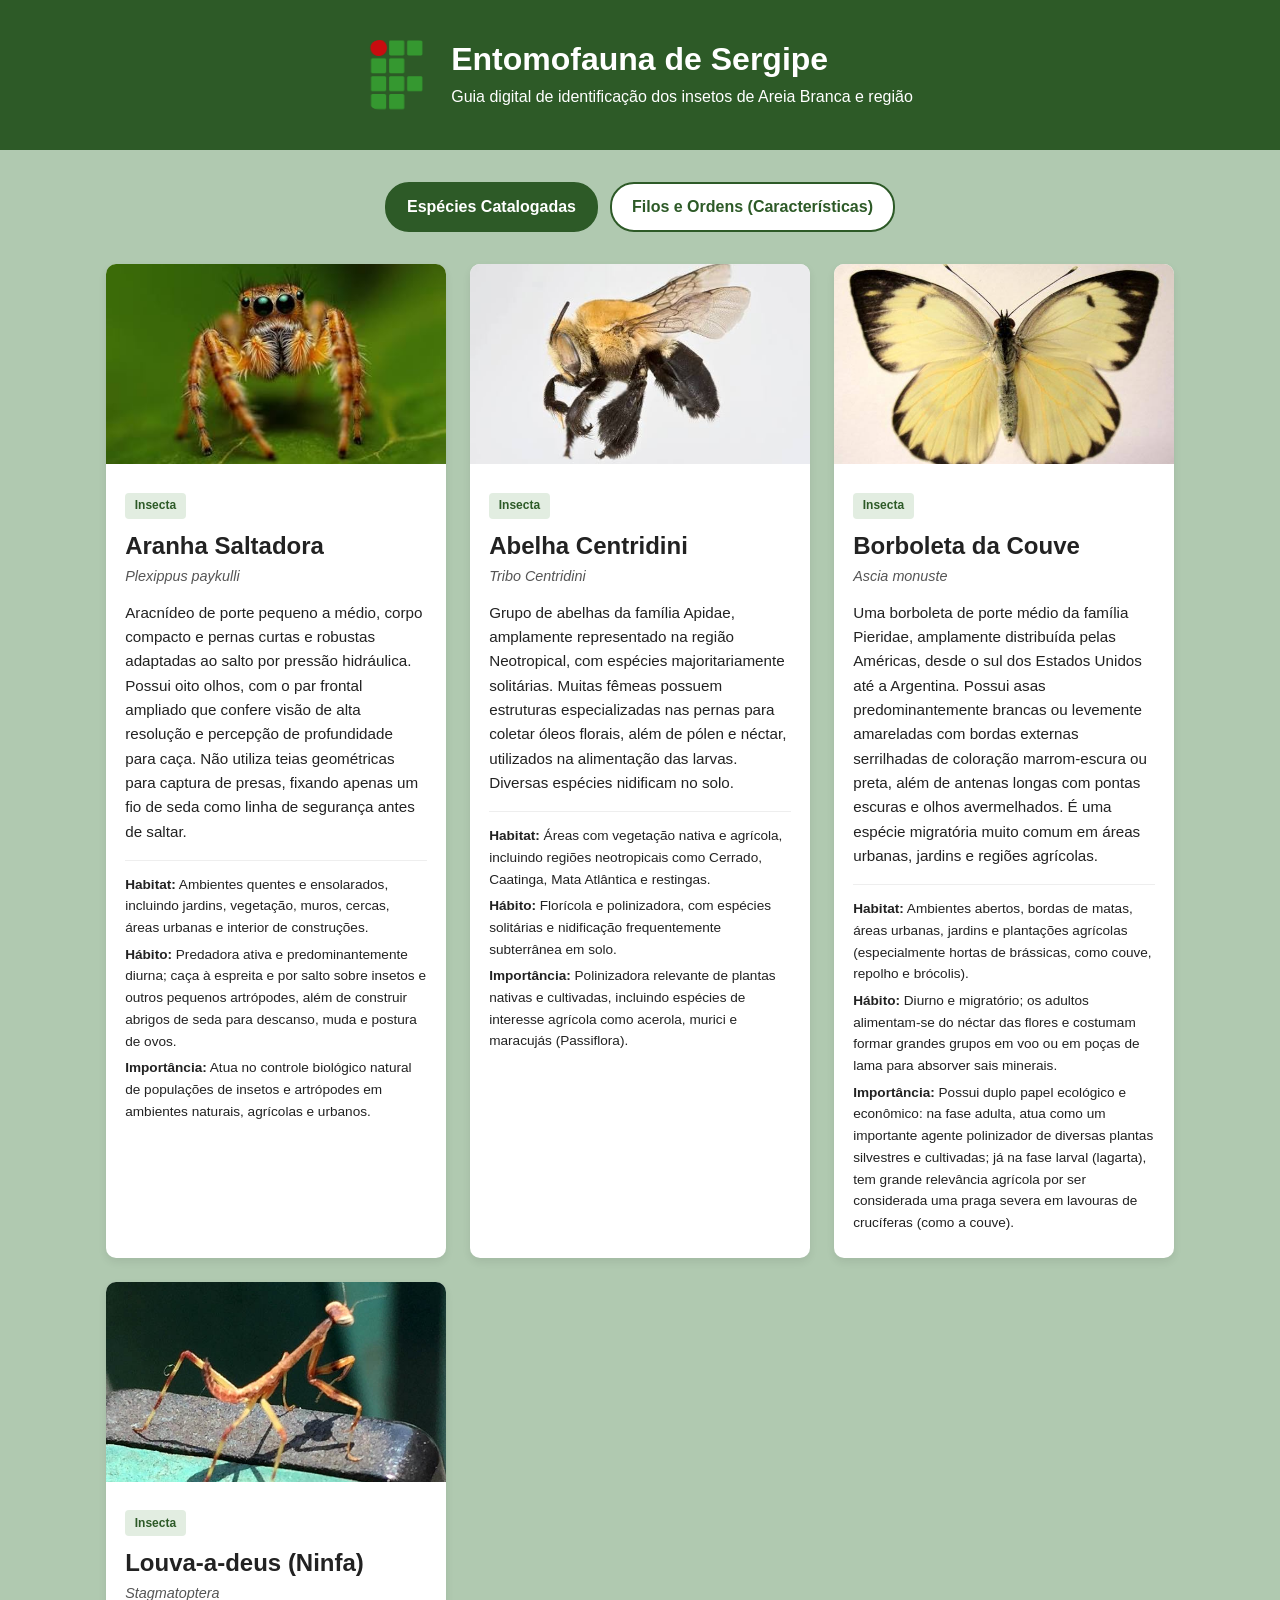
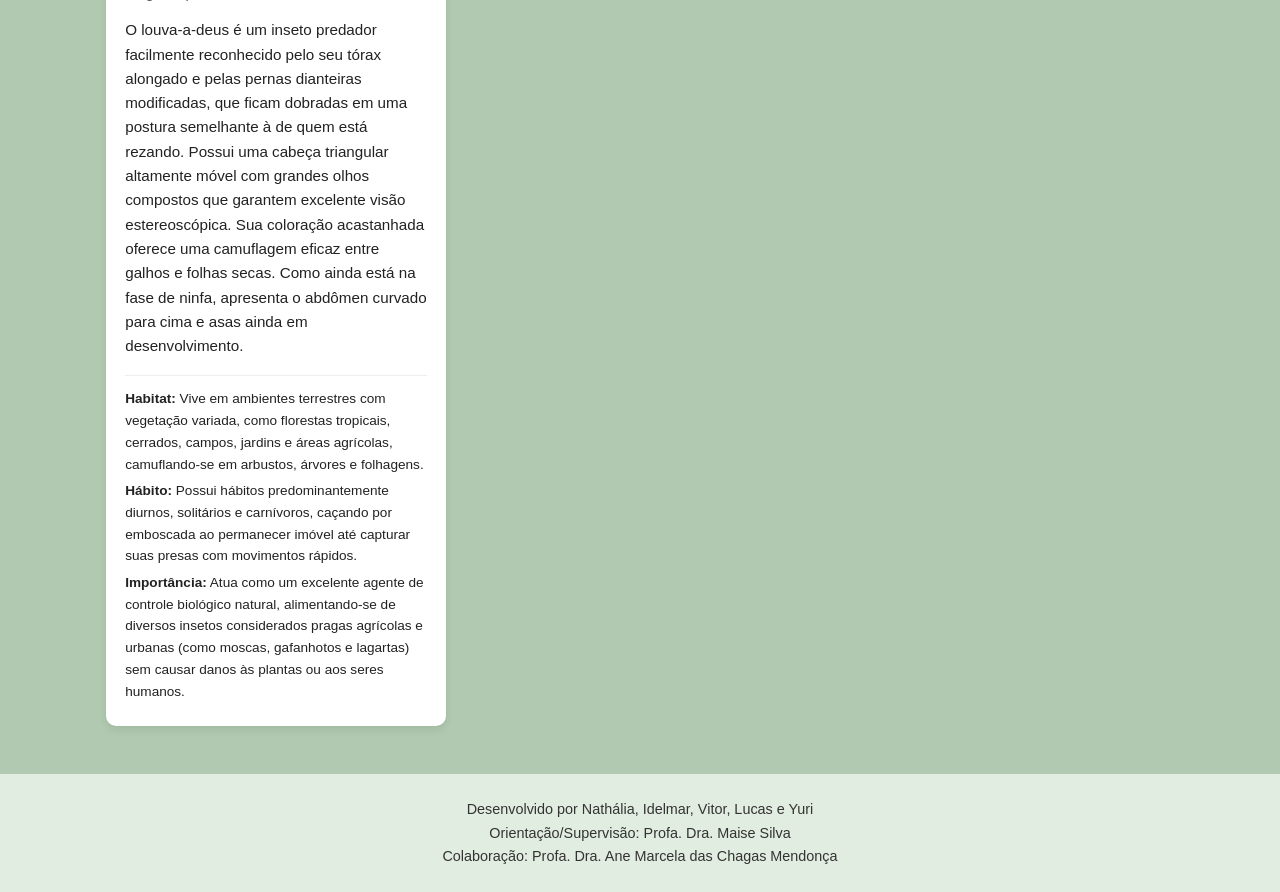
<file: index.html>
<!DOCTYPE html>
<html lang="pt-BR">
<head>
    <meta charset="UTF-8">
    <meta name="viewport" content="width=device-width, initial-scale=1.0">
    <title>Guia de Insetos - SE</title>
    <link rel="icon" type="image/png" href="imgs/favicon.ico">
    <link rel="stylesheet" href="style.css">
</head>
<body>

    <header>
        <img src="imgs/ifs.png" alt="Logo Entomofauna">
        <div class="header-texto">
            <h1>Entomofauna de Sergipe</h1>
            <p>Guia digital de identificação dos insetos de Areia Branca e região</p>
        </div>
    </header>

    <main>
        <nav class="navegacao-secoes" aria-label="Seções do guia">
            <a href="index.html" class="btn-nav ativo" data-nav="especies">Espécies Catalogadas</a>
            <a href="grupos.html" class="btn-nav" data-nav="grupos">Filos e Ordens (Características)</a>
        </nav>

        <section class="grade-insetos" id="lista-insetos">
            <article class="card-inseto">
                <img src="imgs/aranha-saltadora.jpg" alt="Aranha Saltadora">
                <div class="card-conteudo">
                    <span class="tag-ordem">Insecta</span>
                    <h2>Aranha Saltadora</h2>
                    <p class="nome-cientifico">Plexippus paykulli</p>
                    <p class="descricao">Aracnídeo de porte pequeno a médio, corpo compacto e pernas curtas e robustas adaptadas ao salto por pressão hidráulica. Possui oito olhos, com o par frontal ampliado que confere visão de alta resolução e percepção de profundidade para caça. Não utiliza teias geométricas para captura de presas, fixando apenas um fio de seda como linha de segurança antes de saltar.</p>
                    <ul class="ficha-tecnica">
                        <li><strong>Habitat:</strong> Ambientes quentes e ensolarados, incluindo jardins, vegetação, muros, cercas, áreas urbanas e interior de construções.</li>
                        <li><strong>Hábito:</strong> Predadora ativa e predominantemente diurna; caça à espreita e por salto sobre insetos e outros pequenos artrópodes, além de construir abrigos de seda para descanso, muda e postura de ovos.</li>
                        <li><strong>Importância:</strong> Atua no controle biológico natural de populações de insetos e artrópodes em ambientes naturais, agrícolas e urbanos.</li>
                    </ul>
                </div>
            </article>

            <article class="card-inseto">
                <img src="imgs/abelha-centris.jpg" alt="Abelha Centridini (Apidae)">
                <div class="card-conteudo">
                    <span class="tag-ordem">Insecta</span>
                    <h2>Abelha Centridini</h2>
                    <p class="nome-cientifico">Tribo Centridini</p>
                    <p class="descricao">Grupo de abelhas da família Apidae, amplamente representado na região Neotropical, com espécies majoritariamente solitárias. Muitas fêmeas possuem estruturas especializadas nas pernas para coletar óleos florais, além de pólen e néctar, utilizados na alimentação das larvas. Diversas espécies nidificam no solo.</p>
                    <ul class="ficha-tecnica">
                        <li><strong>Habitat:</strong> Áreas com vegetação nativa e agrícola, incluindo regiões neotropicais como Cerrado, Caatinga, Mata Atlântica e restingas.</li>
                        <li><strong>Hábito:</strong> Florícola e polinizadora, com espécies solitárias e nidificação frequentemente subterrânea em solo.</li>
                        <li><strong>Importância:</strong> Polinizadora relevante de plantas nativas e cultivadas, incluindo espécies de interesse agrícola como acerola, murici e maracujás (Passiflora).</li>
                    </ul>
                </div>
            </article>

            <article class="card-inseto">
                <img src="imgs/borboleta-da-couve.png" alt="Borboleta da Couve">
                <div class="card-conteudo">
                    <span class="tag-ordem">Insecta</span>
                    <h2>Borboleta da Couve</h2>
                    <p class="nome-cientifico">Ascia monuste</p>
                    <p class="descricao">Uma borboleta de porte médio da família Pieridae, amplamente distribuída pelas Américas, desde o sul dos Estados Unidos até a Argentina. Possui asas predominantemente brancas ou levemente amareladas com bordas externas serrilhadas de coloração marrom-escura ou preta, além de antenas longas com pontas escuras e olhos avermelhados. É uma espécie migratória muito comum em áreas urbanas, jardins e regiões agrícolas.</p>
                    <ul class="ficha-tecnica">
                        <li><strong>Habitat:</strong> Ambientes abertos, bordas de matas, áreas urbanas, jardins e plantações agrícolas (especialmente hortas de brássicas, como couve, repolho e brócolis).</li>
                        <li><strong>Hábito:</strong> Diurno e migratório; os adultos alimentam-se do néctar das flores e costumam formar grandes grupos em voo ou em poças de lama para absorver sais minerais.</li>
                        <li><strong>Importância:</strong> Possui duplo papel ecológico e econômico: na fase adulta, atua como um importante agente polinizador de diversas plantas silvestres e cultivadas; já na fase larval (lagarta), tem grande relevância agrícola por ser considerada uma praga severa em lavouras de crucíferas (como a couve).</li>
                    </ul>
                </div>
            </article>

            <article class="card-inseto">
                <img src="imgs/louva-deus-ninfa.png" alt="Louva-a-deus (ninfa)">
                <div class="card-conteudo">
                    <span class="tag-ordem">Insecta</span>
                    <h2>Louva-a-deus (Ninfa)</h2>
                    <p class="nome-cientifico">Stagmatoptera</p>
                    <p class="descricao">O louva-a-deus é um inseto predador facilmente reconhecido pelo seu tórax alongado e pelas pernas dianteiras modificadas, que ficam dobradas em uma postura semelhante à de quem está rezando. Possui uma cabeça triangular altamente móvel com grandes olhos compostos que garantem excelente visão estereoscópica. Sua coloração acastanhada oferece uma camuflagem eficaz entre galhos e folhas secas. Como ainda está na fase de ninfa, apresenta o abdômen curvado para cima e asas ainda em desenvolvimento.</p>
                    <ul class="ficha-tecnica">
                        <li><strong>Habitat:</strong> Vive em ambientes terrestres com vegetação variada, como florestas tropicais, cerrados, campos, jardins e áreas agrícolas, camuflando-se em arbustos, árvores e folhagens.</li>
                        <li><strong>Hábito:</strong> Possui hábitos predominantemente diurnos, solitários e carnívoros, caçando por emboscada ao permanecer imóvel até capturar suas presas com movimentos rápidos.</li>
                        <li><strong>Importância:</strong> Atua como um excelente agente de controle biológico natural, alimentando-se de diversos insetos considerados pragas agrícolas e urbanas (como moscas, gafanhotos e lagartas) sem causar danos às plantas ou aos seres humanos.</li>
                    </ul>
                </div>
            </article>
        </section>
    </main>

    <footer>
        <p>Desenvolvido por Nathália, Idelmar, Vitor, Lucas e Yuri</p>
        <p>Orientação/Supervisão: Profa. Dra. Maise Silva</p>
        <p>Colaboração: Profa. Dra. Ane Marcela das Chagas Mendonça</p>
    </footer>

    <script src="script.js"></script>
</body>
</html>
</file>
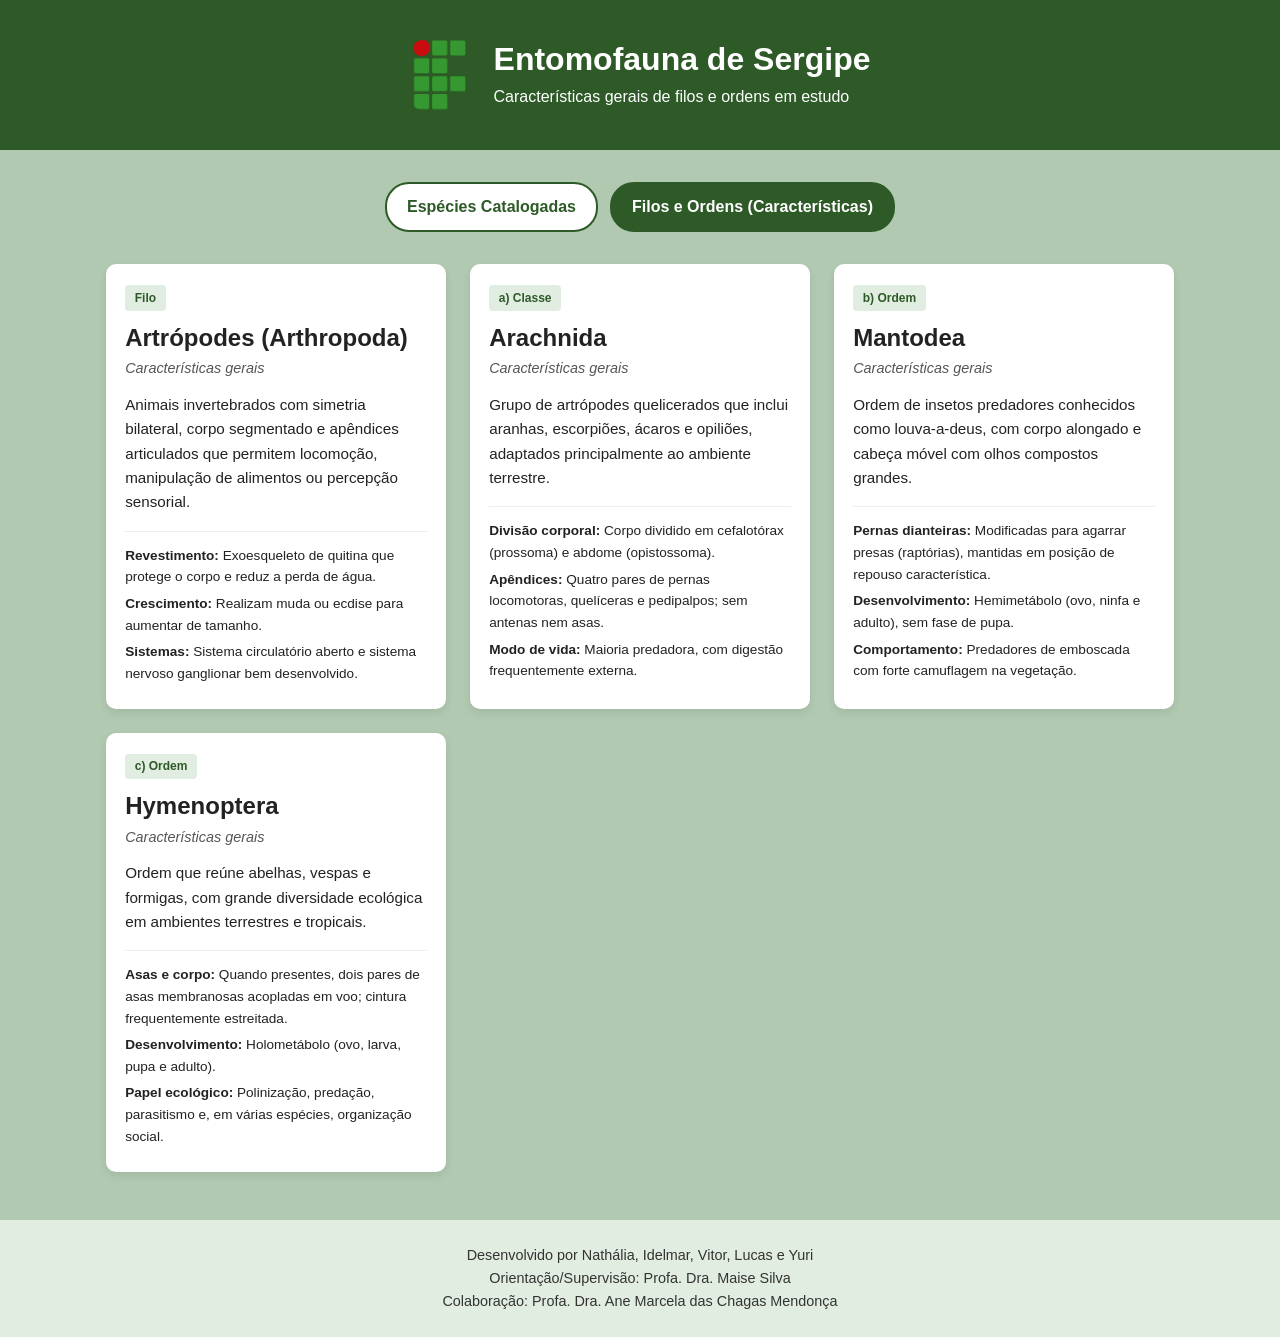
<file: grupos.html>
<!DOCTYPE html>
<html lang="pt-BR">
<head>
    <meta charset="UTF-8">
    <meta name="viewport" content="width=device-width, initial-scale=1.0">
    <title>Filos e Ordens - Guia de Insetos</title>
    <link rel="icon" type="image/png" href="imgs/favicon.ico">
    <link rel="stylesheet" href="style.css">
</head>
<body>

    <header>
        <img src="imgs/ifs.png" alt="Logo Entomofauna">
        <div class="header-texto">
            <h1>Entomofauna de Sergipe</h1>
            <p>Características gerais de filos e ordens em estudo</p>
        </div>
    </header>

    <main>
        <nav class="navegacao-secoes" aria-label="Seções do guia">
            <a href="index.html" class="btn-nav" data-nav="especies">Espécies Catalogadas</a>
            <a href="grupos.html" class="btn-nav ativo" data-nav="grupos">Filos e Ordens (Características)</a>
        </nav>

        <section class="grade-insetos" id="lista-grupos">
            <article class="card-inseto">
                <div class="card-conteudo">
                    <span class="tag-ordem">Filo</span>
                    <h2>Artrópodes (Arthropoda)</h2>
                    <p class="nome-cientifico">Características gerais</p>
                    <p class="descricao">Animais invertebrados com simetria bilateral, corpo segmentado e apêndices articulados que permitem locomoção, manipulação de alimentos ou percepção sensorial.</p>
                    <ul class="ficha-tecnica">
                        <li><strong>Revestimento:</strong> Exoesqueleto de quitina que protege o corpo e reduz a perda de água.</li>
                        <li><strong>Crescimento:</strong> Realizam muda ou ecdise para aumentar de tamanho.</li>
                        <li><strong>Sistemas:</strong> Sistema circulatório aberto e sistema nervoso ganglionar bem desenvolvido.</li>
                    </ul>
                </div>
            </article>

            <article class="card-inseto">
                <div class="card-conteudo">
                    <span class="tag-ordem">a) Classe</span>
                    <h2>Arachnida</h2>
                    <p class="nome-cientifico">Características gerais</p>
                    <p class="descricao">Grupo de artrópodes quelicerados que inclui aranhas, escorpiões, ácaros e opiliões, adaptados principalmente ao ambiente terrestre.</p>
                    <ul class="ficha-tecnica">
                        <li><strong>Divisão corporal:</strong> Corpo dividido em cefalotórax (prossoma) e abdome (opistossoma).</li>
                        <li><strong>Apêndices:</strong> Quatro pares de pernas locomotoras, quelíceras e pedipalpos; sem antenas nem asas.</li>
                        <li><strong>Modo de vida:</strong> Maioria predadora, com digestão frequentemente externa.</li>
                    </ul>
                </div>
            </article>

            <article class="card-inseto">
                <div class="card-conteudo">
                    <span class="tag-ordem">b) Ordem</span>
                    <h2>Mantodea</h2>
                    <p class="nome-cientifico">Características gerais</p>
                    <p class="descricao">Ordem de insetos predadores conhecidos como louva-a-deus, com corpo alongado e cabeça móvel com olhos compostos grandes.</p>
                    <ul class="ficha-tecnica">
                        <li><strong>Pernas dianteiras:</strong> Modificadas para agarrar presas (raptórias), mantidas em posição de repouso característica.</li>
                        <li><strong>Desenvolvimento:</strong> Hemimetábolo (ovo, ninfa e adulto), sem fase de pupa.</li>
                        <li><strong>Comportamento:</strong> Predadores de emboscada com forte camuflagem na vegetação.</li>
                    </ul>
                </div>
            </article>

            <article class="card-inseto">
                <div class="card-conteudo">
                    <span class="tag-ordem">c) Ordem</span>
                    <h2>Hymenoptera</h2>
                    <p class="nome-cientifico">Características gerais</p>
                    <p class="descricao">Ordem que reúne abelhas, vespas e formigas, com grande diversidade ecológica em ambientes terrestres e tropicais.</p>
                    <ul class="ficha-tecnica">
                        <li><strong>Asas e corpo:</strong> Quando presentes, dois pares de asas membranosas acopladas em voo; cintura frequentemente estreitada.</li>
                        <li><strong>Desenvolvimento:</strong> Holometábolo (ovo, larva, pupa e adulto).</li>
                        <li><strong>Papel ecológico:</strong> Polinização, predação, parasitismo e, em várias espécies, organização social.</li>
                    </ul>
                </div>
            </article>
        </section>
    </main>

    <footer>
        <p>Desenvolvido por Nathália, Idelmar, Vitor, Lucas e Yuri</p>
        <p>Orientação/Supervisão: Profa. Dra. Maise Silva</p>
        <p>Colaboração: Profa. Dra. Ane Marcela das Chagas Mendonça</p>
    </footer>

    <script src="script.js"></script>
</body>
</html>
</file>
<file: style.css>
:root {
    --cor-primaria: #2d5a27; /* Verde mata */
    --cor-secundaria: #4a7c44;
    --cor-fundo: #b0c9b0;
    --cor-texto: #222222;
    --cor-card: #ffffff;
}

* {
    box-sizing: border-box;
    margin: 0;
    padding: 0;
    font-family: 'Segoe UI', Tahoma, Geneva, Verdana, sans-serif;
}

body {
    background-color: var(--cor-fundo);
    color: var(--cor-texto);
    line-height: 1.6;
}

header {
    background-color: var(--cor-primaria);
    color: white;
    padding: 2.5rem 1rem;
    display: flex;
    justify-content: center;
    align-items: center;
    gap: 1.25rem;
    flex-wrap: wrap;
}

header img {
    width: 64px;
    height: 70px;
    object-fit: cover;
    border-radius: 20%;
    flex-shrink: 0;
}

.header-texto {
    text-align: left;
}

header h1 {
    font-size: 2rem;
    line-height: 1.2;
    margin-bottom: 0.35rem;
}

main {
    max-width: 1100px;
    margin: 2rem auto;
    padding: 0 1rem;
}

/* Dois botões de navegação entre páginas */
.navegacao-secoes {
    display: flex;
    flex-wrap: wrap;
    justify-content: center;
    gap: 0.75rem;
    margin-bottom: 2rem;
}

.btn-nav {
    text-decoration: none;
    padding: 0.65rem 1.25rem;
    border: 2px solid var(--cor-primaria);
    background-color: #ffffff;
    color: var(--cor-primaria);
    border-radius: 24px;
    font-weight: 600;
    transition: background-color 0.2s, color 0.2s;
}

.btn-nav:hover,
.btn-nav.ativo {
    background-color: var(--cor-primaria);
    color: #ffffff;
}

/* Grade de Cards */
.grade-insetos {
    display: grid;
    grid-template-columns: repeat(auto-fill, minmax(300px, 1fr));
    gap: 1.5rem;
}

.card-inseto {
    background: var(--cor-card);
    border-radius: 10px;
    overflow: hidden;
    box-shadow: 0 4px 8px rgba(0, 0, 0, 0.08);
    transition: transform 0.2s;
}

.card-inseto:hover {
    transform: translateY(-4px);
}

.card-inseto img {
    width: 100%;
    height: 200px;
    object-fit: cover;
    background-color: #ddd;
}

.card-conteudo {
    padding: 1.2rem;
}

.tag-ordem {
    display: inline-block;
    background-color: #e2ede1;
    color: var(--cor-primaria);
    font-size: 0.75rem;
    font-weight: bold;
    padding: 0.2rem 0.6rem;
    border-radius: 4px;
    margin-bottom: 0.5rem;
}

.nome-cientifico {
    font-style: italic;
    color: #555;
    font-size: 0.9rem;
    margin-bottom: 0.8rem;
}

.descricao {
    font-size: 0.95rem;
    margin-bottom: 1rem;
}

.ficha-tecnica {
    list-style: none;
    font-size: 0.85rem;
    border-top: 1px solid #eee;
    padding-top: 0.8rem;
}

.ficha-tecnica li {
    margin-bottom: 0.3rem;
}

footer {
    text-align: center;
    padding: 1.5rem;
    margin-top: 3rem;
    background-color: #e2ede1;
    color: #333;
    font-size: 0.9rem;
}
</file>
